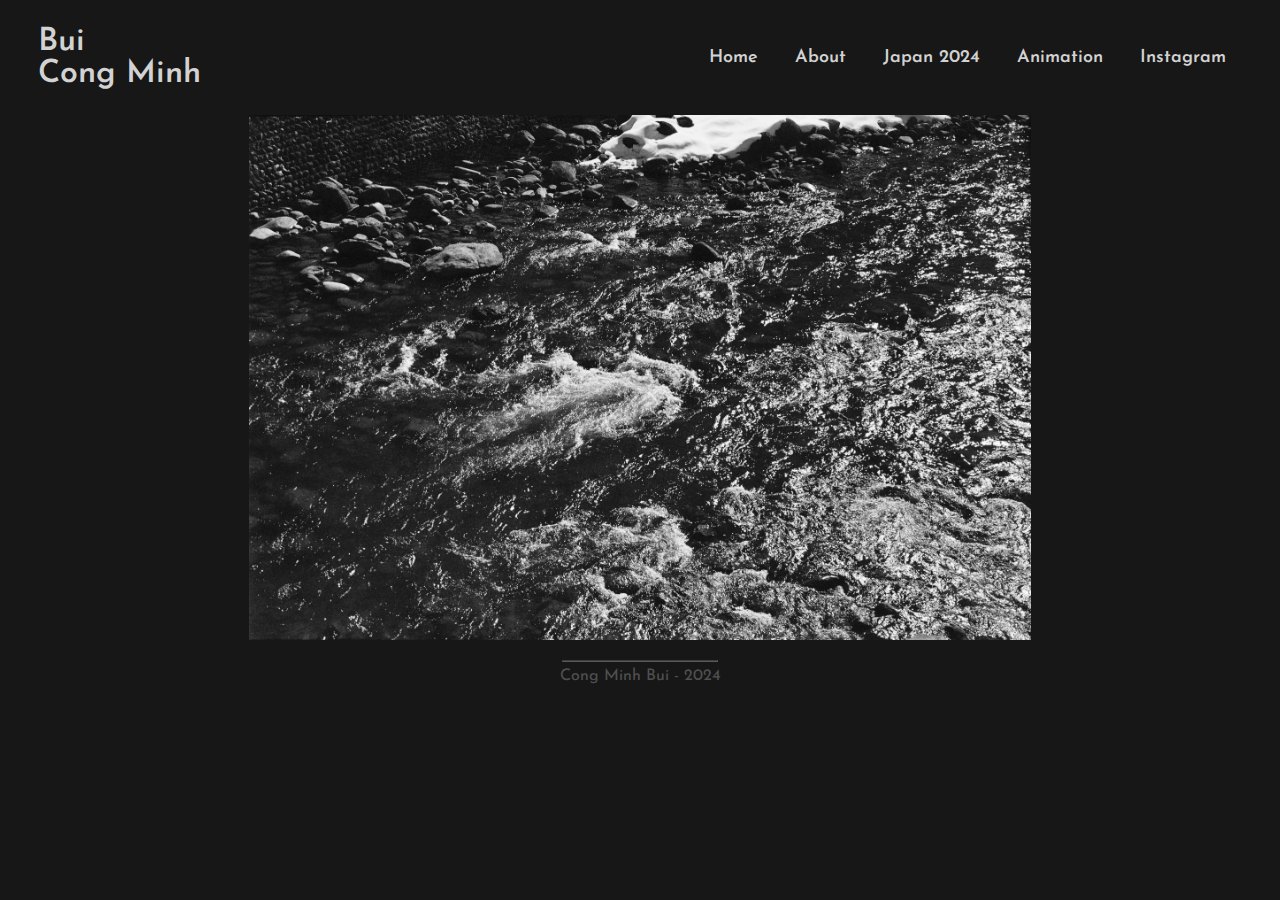
<file: index.html>
<!DOCTYPE html>
<html lang="en">
  <head>
    <meta charset="UTF-8">
    <meta name="viewport" content="width=device-width, initial-scale=1.0">
    <title>Cong Minh Bui</title>
    <link rel="shortcut icon" href="images/icon.ico" type="image/x-icon">
    <link rel="stylesheet" href="style/style.css">
    <meta
      name="description"
      content="Cong Minh Bui - Photographer specializing in landscape 
      and event photography. Explore a creative portfolio showcasing 
      unique visual storytelling."
    >
  </head>
  <body>
    <header>
      <h1>Bui <br>Cong Minh</h1>
      <input type="checkbox" id="navbuttoncheck">
      <label for="navbuttoncheck" class="navbtn"><span></span></label>
      <nav>
        <ul class="navlinks">
          <li><a href="index.html">Home</a></li>
          <li><a href="about.html">About</a></li>
          <li>
            <a href="japan.html">Japan 2024</a>
          </li>
          <li>
            <a href="animation.html">Animation</a>
          </li>
          <li>
            <a href="https://www.instagram.com/_buifrin/" target="”_blank”"
              >Instagram</a
            >
          </li>
        </ul>
      </nav>
    </header>
    <main>
      <img
        class="homeimg"
        id="homepic1"
        src="images/home.JPG"
        alt="an image of a river"
      >
      <img
        class="homeimg"
        id="homepic2"
        src="images/000074.jpg"
        alt="an image of a street in japan during the afternoon"
      >
    </main>
    <hr>
    <footer><p>Cong Minh Bui - 2024</p></footer>
  </body>
</html>
</file>
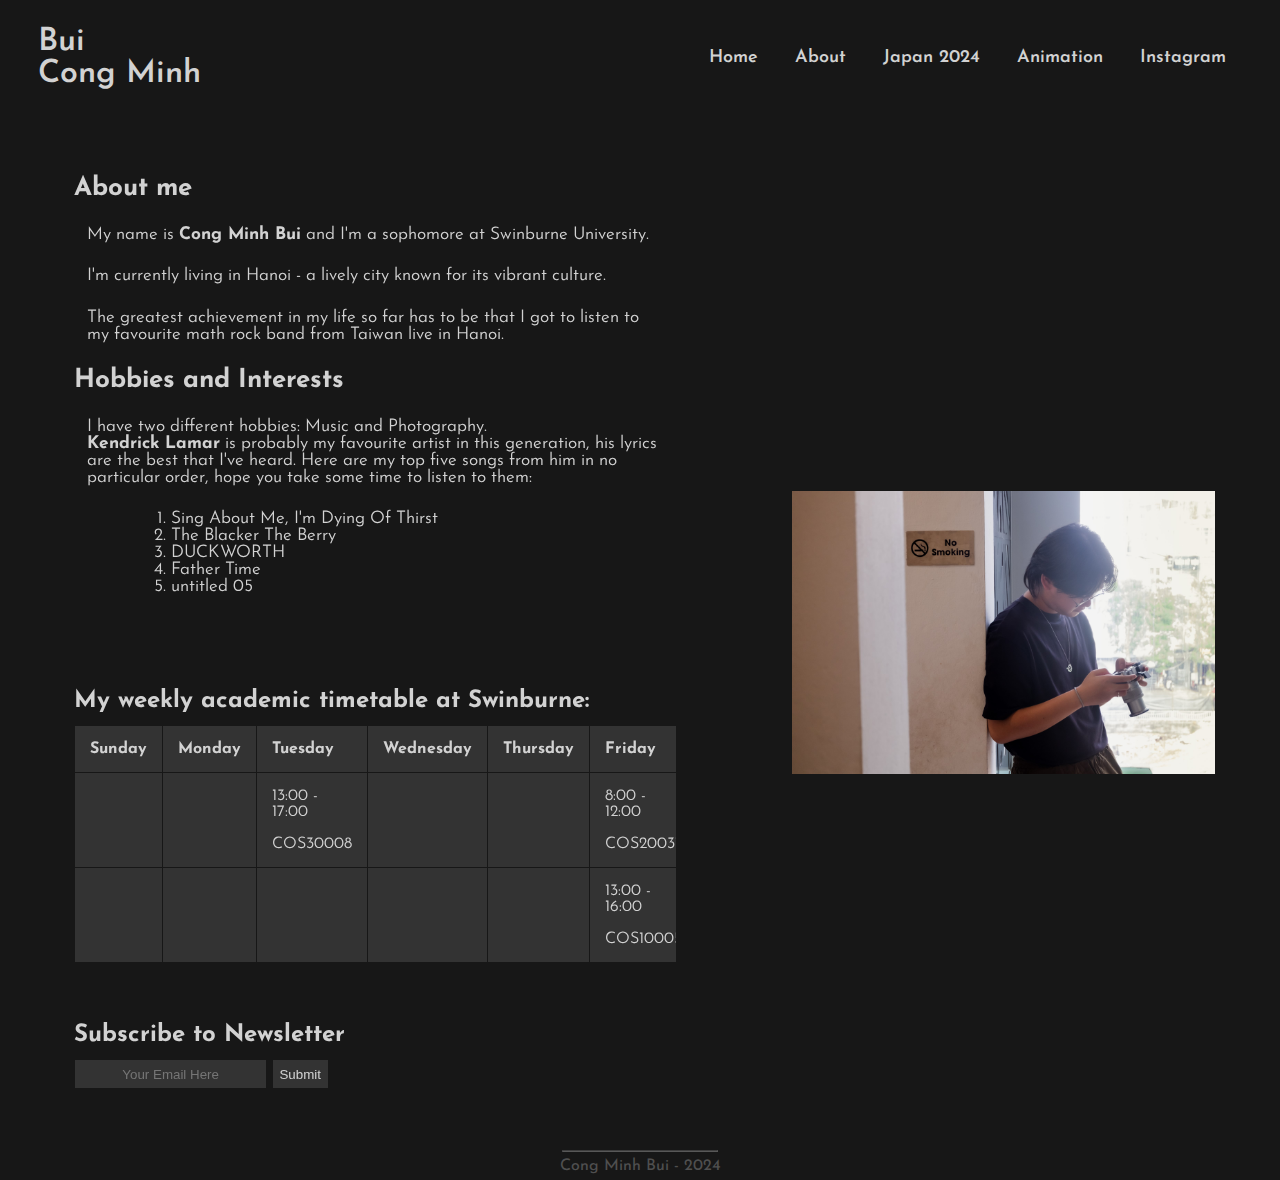
<file: about.html>
<!DOCTYPE html>
<html lang="en">
  <head>
    <meta charset="UTF-8">
    <meta name="viewport" content="width=device-width, initial-scale=1.0">
    <title>Cong Minh Bui</title>
    <link rel="shortcut icon" href="images/icon.ico" type="image/x-icon">
    <link rel="stylesheet" href="style/style.css">
    <meta
      name="description"
      content="Cong Minh Bui - Photographer specializing in landscape 
      and event photography. Explore a creative portfolio showcasing 
      unique visual storytelling."
    >
  </head>
  <body>
    <header>
      <h1>Bui <br>Cong Minh</h1>
      <input type="checkbox" id="navbuttoncheck">
      <label for="navbuttoncheck" class="navbtn"><span></span></label>
      <nav>
        <ul class="navlinks">
          <li><a href="index.html">Home</a></li>
          <li><a href="about.html">About</a></li>
          <li>
            <a href="japan.html">Japan 2024</a>
          </li>
          <li>
            <a href="animation.html">Animation</a>
          </li>
          <li>
            <a href="https://www.instagram.com/_buifrin/" target="”_blank”"
              >Instagram</a
            >
          </li>
        </ul>
      </nav>
    </header>
    <main id="about">
      <article>
        <section id="aboutMe">
          <h2>About me</h2>
          <p>
            My name is <strong>Cong Minh Bui</strong> and I'm a sophomore at
            Swinburne University.
          </p>
          <p>
            I'm currently living in Hanoi - a lively city known for its vibrant
            culture.
          </p>
          <p>
            The greatest achievement in my life so far has to be that I got to
            listen to my favourite math rock band from Taiwan live in Hanoi.
          </p>
          <h2>Hobbies and Interests</h2>
          <p>
            I have two different hobbies: Music and Photography. <br>
            <strong>Kendrick Lamar</strong> is probably my favourite artist in
            this generation, his lyrics are the best that I've heard. Here are
            my top five songs from him in no particular order, hope you take
            some time to listen to them:
          </p>
          <ol>
            <li>Sing About Me, I'm Dying Of Thirst</li>
            <li>The Blacker The Berry</li>
            <li>DUCKWORTH</li>
            <li>Father Time</li>
            <li>untitled 05</li>
          </ol>
          <img id="responsiveside" src="images/aboutme.jpg" alt="photo of me">
        </section>
        <section id="timeTable">
          <h2>My weekly academic timetable at Swinburne:</h2>
          <div class="table-container">
            <table>
              <tr>
                <th>Sunday</th>
                <th>Monday</th>
                <th>Tuesday</th>
                <th>Wednesday</th>
                <th>Thursday</th>
                <th>Friday</th>
                <th>Saturday</th>
              </tr>
              <tr>
                <td></td>
                <td></td>
                <td>
                  13:00 - 17:00 <br><br>
                  COS30008
                </td>
                <td></td>
                <td></td>
                <td>
                  8:00 - 12:00 <br><br>
                  COS20031
                </td>
                <td></td>
              </tr>
              <tr>
                <td></td>
                <td></td>
                <td></td>
                <td></td>
                <td></td>
                <td>
                  13:00 - 16:00 <br><br>
                  COS10005
                </td>
                <td></td>
              </tr>
            </table>
          </div>
        </section>
        <section id="form">
          <form
            id="survey"
            method="post"
            action="http://mercury.swin.edu.au/it000000/cos10005/surveytest.php"
          >
            <h2>Subscribe to Newsletter</h2>
            <input
              type="text"
              id="email"
              name="email"
              placeholder="Your Email Here"
            >
            <input type="submit" value="Submit">
          </form>
        </section>
      </article>
      <aside id="sidePhoto">
        <img src="images/aboutme.jpg" alt="photo of me">
      </aside>
    </main>
    <hr>
    <footer><p>Cong Minh Bui - 2024</p></footer>
  </body>
</html>
</file>
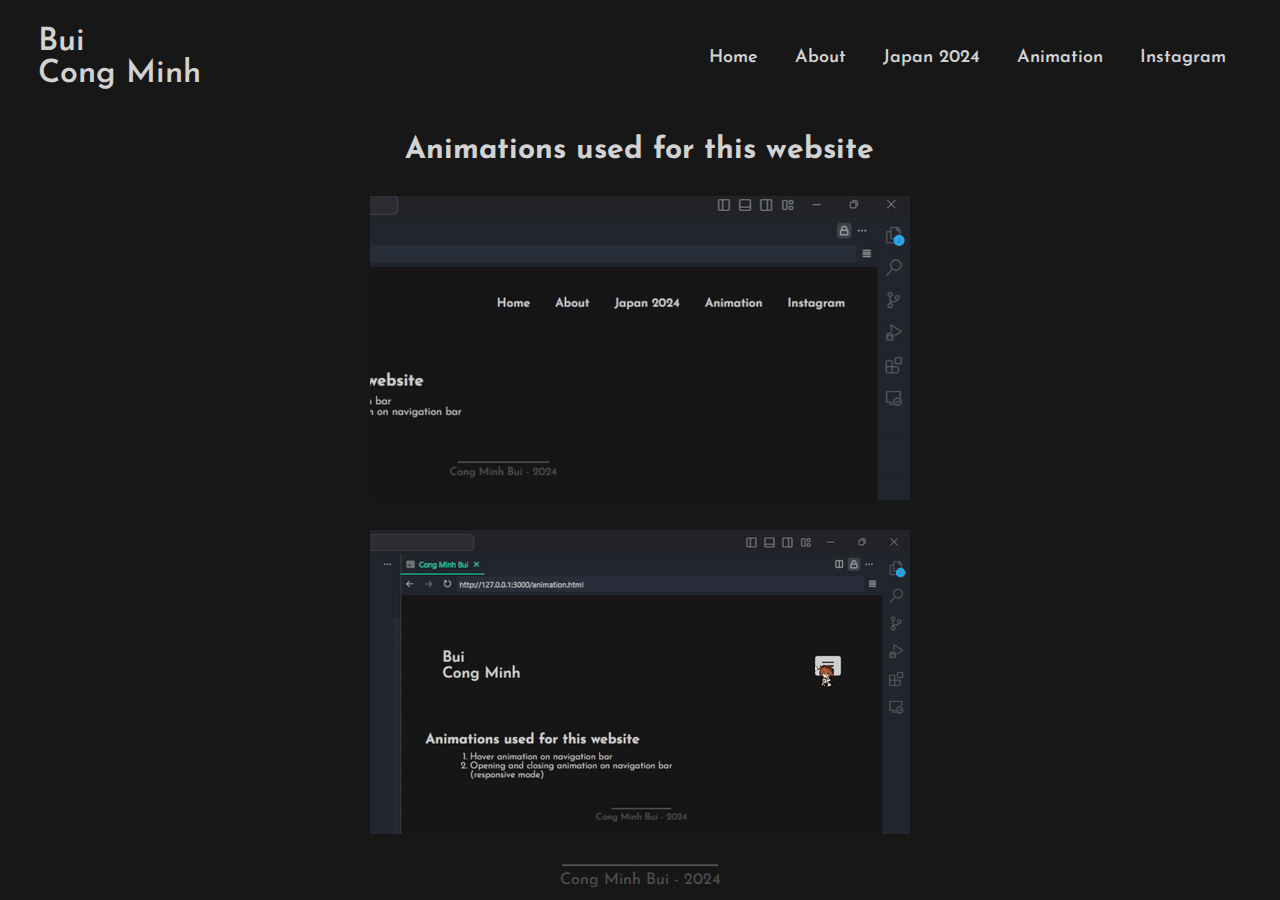
<file: animation.html>
<!DOCTYPE html>
<html lang="en">
  <head>
    <meta charset="UTF-8">
    <meta name="viewport" content="width=device-width, initial-scale=1.0">
    <title>Cong Minh Bui</title>
    <link rel="shortcut icon" href="images/icon.ico" type="image/x-icon">
    <link rel="stylesheet" href="style/style.css">
    <meta
      name="description"
      content="Cong Minh Bui - Photographer specializing in landscape 
      and event photography. Explore a creative portfolio showcasing 
      unique visual storytelling."
    >
  </head>
  <body>
    <header>
      <h1>Bui <br>Cong Minh</h1>
      <input type="checkbox" id="navbuttoncheck">
      <label for="navbuttoncheck" class="navbtn"><span></span></label>
      <nav>
        <ul class="navlinks">
          <li><a href="index.html">Home</a></li>
          <li><a href="about.html">About</a></li>
          <li>
            <a href="japan.html">Japan 2024</a>
          </li>
          <li>
            <a href="animation.html">Animation</a>
          </li>
          <li>
            <a href="https://www.instagram.com/_buifrin/" target="”_blank”"
              >Instagram</a
            >
          </li>
        </ul>
      </nav>
    </header>
    <main>
      <article id="animations">
        <h2>Animations used for this website</h2>
        <img class="gif" src="images/gif/animation1.gif" alt="gif of an animation">
        <img class="gif" src="images/gif/animation2.gif" alt="gif of an animation">
      </article>
    </main>
    <hr>
    <footer><p>Cong Minh Bui - 2024</p></footer>
  </body>
</html>
</file>
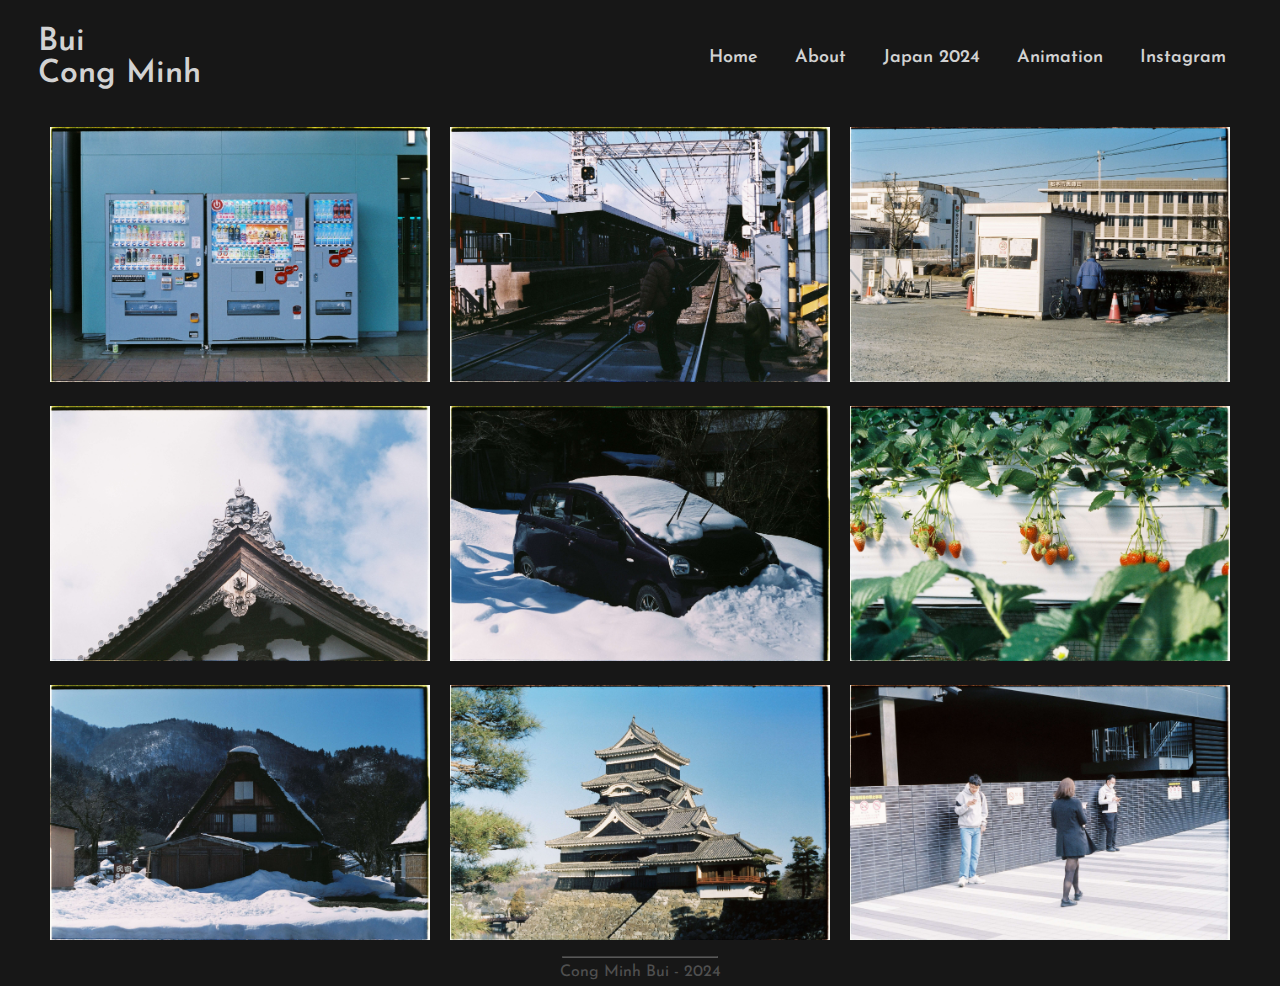
<file: japan.html>
<!DOCTYPE html>
<html lang="en">
  <head>
    <meta charset="UTF-8">
    <meta name="viewport" content="width=device-width, initial-scale=1.0">
    <title>Cong Minh Bui</title>
    <link rel="shortcut icon" href="images/icon.ico" type="image/x-icon">
    <link rel="stylesheet" href="style/style.css">
    <meta
      name="description"
      content="Cong Minh Bui - Photographer specializing in landscape 
      and event photography. Explore a creative portfolio showcasing 
      unique visual storytelling."
    >
  </head>
  <body>
    <header>
      <h1>Bui <br>Cong Minh</h1>
      <input type="checkbox" id="navbuttoncheck">
      <label for="navbuttoncheck" class="navbtn"><span></span></label>
      <nav>
        <ul class="navlinks">
          <li><a href="index.html">Home</a></li>
          <li><a href="about.html">About</a></li>
          <li>
            <a href="japan.html">Japan 2024</a>
          </li>
          <li>
            <a href="animation.html">Animation</a>
          </li>
          <li>
            <a href="https://www.instagram.com/_buifrin/" target="”_blank”"
              >Instagram</a
            >
          </li>
        </ul>
      </nav>
    </header>
    <main>
      <div class="photoGallery">
        <div class="column">
          <div class="photo">
            <img
              src="images/japan2024/000039.JPG"
              alt="photo of vending machines"
            >
          </div>
          <div class="photo">
            <img
              src="images/japan2024/000045.JPG"
              alt="photo of the roof of a temple"
            >
          </div>
          <div class="photo">
            <img
              src="images/japan2024/000062.JPG"
              alt="photo of a house covered in snow"
            >
          </div>
        </div>
        <div class="column">
          <div class="photo">
            <img src="images/japan2024/53.JPG" alt="photo of a train line">
          </div>
          <div class="photo">
            <img
              src="images/japan2024/000067.JPG"
              alt="photo of a car covered in snow"
            >
          </div>
          <div class="photo">
            <img src="images/japan2024/000050.JPG" alt="photo of a castle">
          </div>
        </div>
        <div class="column">
          <div class="photo">
            <img
              src="images/japan2024/000047.JPG"
              alt="photo of a sceurity booth"
            >
          </div>
          <div class="photo">
            <img
              src="images/japan2024/000053.JPG"
              alt="photo of a strawberry garden"
            >
          </div>
          <div class="photo">
            <img src="images/japan2024/6f7.jpg" alt="photo of a street alley">
          </div>
        </div>
      </div>
    </main>
    <hr>
    <footer><p>Cong Minh Bui - 2024</p></footer>
  </body>
</html>
</file>
<file: style/style.css>
/* Importing Josefin Sans font from Google */
@import url("https://fonts.googleapis.com/css2?family=Josefin+Sans:ital,wght@0,100..700;1,100..700&display=swap");

/* Removes default padding and margin */
* {
  margin: 0;
  padding: 0;
}

/* Sets background color, text color, font family for the whole website */
body {
  background-color: #171717;
  color: #d2d2d2;
  font-family: "Josefin Sans", sans-serif;
}

/* Reduced opacity for footer and hr */
hr,
footer {
  opacity: 30%;
}

/* Changes the font-weight to 600 */
header,
h1 {
  font-weight: 600;
}

/* Pushes the left and right items to the edges
  and centers them on one other*/
header {
  padding: 2% 3%;
  display: flex;
  justify-content: space-between;
  align-items: center;
  position: relative;
}

/* Centers the hr and make it shorter */
hr {
  max-width: 12%;
  margin-left: auto;
  margin-right: auto;
  margin-bottom: 6px;
}

/* Centers the footer */
footer {
  text-align: center;
  margin-bottom: 6px;
}

/* Aligns contents in main */
main {
  padding: 0 3%;
  display: block;
  justify-content: space-between;
  align-items: center;
}

/* Displays as flex to fit aside image */
#about {
  display: flex;
}

/* If website width were changed, retains aspect ratio */
img {
  height: auto;
}

/* Centers hero image */
.homeimg {
  max-width: 65%;
  margin-left: auto;
  margin-right: auto;
  padding-bottom: 10px;
  display: block;
  /* width: 65%; */
}

/* Hides alternate hero image */
#homepic2 {
  visibility: hidden;
  width: 0;
  height: 0;
}

/* Displays side by side nav bar */
.navlinks li {
  display: inline-block;
}

/* Styling nav links */
.navlinks li a {
  text-align: center;
  float: right;
  text-decoration: none;
  color: #d2d2d2;
  padding: 0px 16px;
  padding-top: 13px;
  padding-bottom: 9px;
  font-size: 18px;
}

/* Adds background color and animation to nav links when hovered over  */
.navlinks li a:hover {
  transition: all 0.3s ease 0s;
  background-color: #d2d2d2;
  color: #171717;
}

/* Adds left padding to the responsive nav bar */
nav {
  padding-left: 3%;
}

/* Responsive nav toggle on the left */
.navbtn {
  height: 34px;
  width: 44px;
  background-color: #d2d2d2;
  border-radius: 4px;
  cursor: pointer;
  display: none;
  align-items: center;
  justify-content: center;
}

/* Black line inside toggle */
.navbtn span {
  display: block;
  height: 2px;
  width: 20px;
  background-color: #171717;
  position: relative;
}

/* Creates 2 more black lines */
.navbtn span::before,
.navbtn span::after {
  content: "";
  position: absolute;
  width: 100%;
  height: 100%;
  background-color: #171717;
  left: 0;
}

/* Positioning the 3 black lines */
.navbtn span::before {
  top: -6px;
}
.navbtn span::after {
  top: 6px;
}

/* Hides the HTML button elements */
#navbuttoncheck {
  position: absolute;
  opacity: 0;
  pointer-events: none;
}

/* Seperates contents inside section */
section {
  margin: 10% 0;
}

/* Article styling */
article {
  max-width: 50%;
  font-weight: 350;
  margin-left: 3%;
  margin-right: 3%;
}

/* Makes the aside image float to the right of the page */
aside img {
  padding: 0 5%;
  max-width: 80%;
  float: right;
}

/* Changes font size in the about section */
#aboutMe {
  font-size: 13pt;
}

/* Seperates about page's paragraphs */
#aboutMe p {
  padding: 2%;
}

#about h2 {
  margin: 2% 0%;
}

/* Styling about page's numbered list */
ol {
  margin-top: 2%;
  margin-left: 16%;
}

/* Makes timetable responsive by adding a scroll bar when overflowed */
.table-container {
  max-width: 100%;
  overflow-x: scroll;
}

/* Styling about page's texts */
#timeTable p,
#form p {
  font-size: 14pt;
  padding-bottom: 8px;
}

/* Styling about page's timetable */
th,
td {
  padding: 15px;
  text-align: left;
}
table,
th,
td {
  border: 1px solid #171717;
  border-collapse: collapse;
  background-color: #333333;
}

/* Hiding alternattive side image in desktop mode */
#responsiveside {
  margin-top: 5%;
  visibility: hidden;
  width: 0;
  height: 0;
}

/* Styling about page's input section */
input {
  background-color: #333333;
  border: 1px solid #171717;
  color: #d2d2d2;
  padding: 5pt;
  text-align: center;
}

/* Displays contents as 3 columns with gaps on left and right side */
.photoGallery {
  display: flex;
  gap: 20px;
  padding: 1%;
}

/* Each images in the columns are stacked on top of each other
 with gaps in the top and bottom */
.column {
  display: flex;
  flex-direction: column;
  gap: 20px;
}

/* Styling images */
.photo img {
  width: 100%;
}

/* Centers animation page */
#animations {
  margin: 0 auto;
}

/* Styling animation page's header text */
#animations h2 {
  text-align: center;
  font-size: 30px;
  margin: 20px 0 20px 0;
}

/* Styling animation page's gifs */
.gif {
  display: block;
  margin: 5% auto;
  max-width: 95%;
}

@media (max-width: 1100px) {
  /* Hides aside image in about page */
  aside img {
    visibility: hidden;
    width: 0;
    height: 0;
  }

  /* Changes max width */
  article {
    max-width: 90%;
  }

  /* Displays alternative image in about page */
  #responsiveside {
    visibility: visible;
    width: 100%;
    height: auto;
    margin-left: auto;
    margin-right: auto;
  }
}

@media (max-width: 860px) {
  /* Shows nav toggle */
  .navbtn {
    display: flex;
  }

  /* New nav bar */
  nav {
    position: absolute;
    left: 0;
    top: 100%;
    width: 100%;
    background-color: #333333;
    opacity: 0;
    visibility: hidden;
  }

  /* Opening animation */
  #navbuttoncheck:checked ~ nav {
    opacity: 1;
    visibility: visible;
    transition: all 0.2s ease 0s;
  }

  /* Closing animation */
  #navbuttoncheck:not(:checked) ~ nav {
    opacity: 0;
    visibility: hidden;
    transition: all 0.2s ease 0s;
  }

  /* Changes font color when hovered */
  .navlinks li a:hover {
    background-color: transparent;
    color: #171717;
  }

  /* Change font size */
  header {
    font-size: 10pt;
  }

  /* Header styling */
  h1,
  .navbtn {
    margin-top: 10%;
    margin-bottom: 3%;
    margin-left: 6%;
    margin-right: 6%;
  }

  /* Article styling */
  article {
    margin-left: 18px;
  }

  /* Article's text styling */
  article p {
    margin-left: 3%;
    margin-right: 3%;
  }
}

@media (max-width: 435px) {
  /* Hides the hero image */
  #homepic1 {
    visibility: hidden;
    width: 0;
    height: 0;
  }

  /* Displays alternative hero image */
  #homepic2 {
    visibility: visible;
    width: 100%;
    height: auto;
    padding: 5% 0%;
  }

  .homeimg {
    max-width: 90%;
  }

  /* Turns the gallery into 1 column */
  .photoGallery {
    flex-direction: column;
    padding: 10% 0%;
  }
}
</file>
